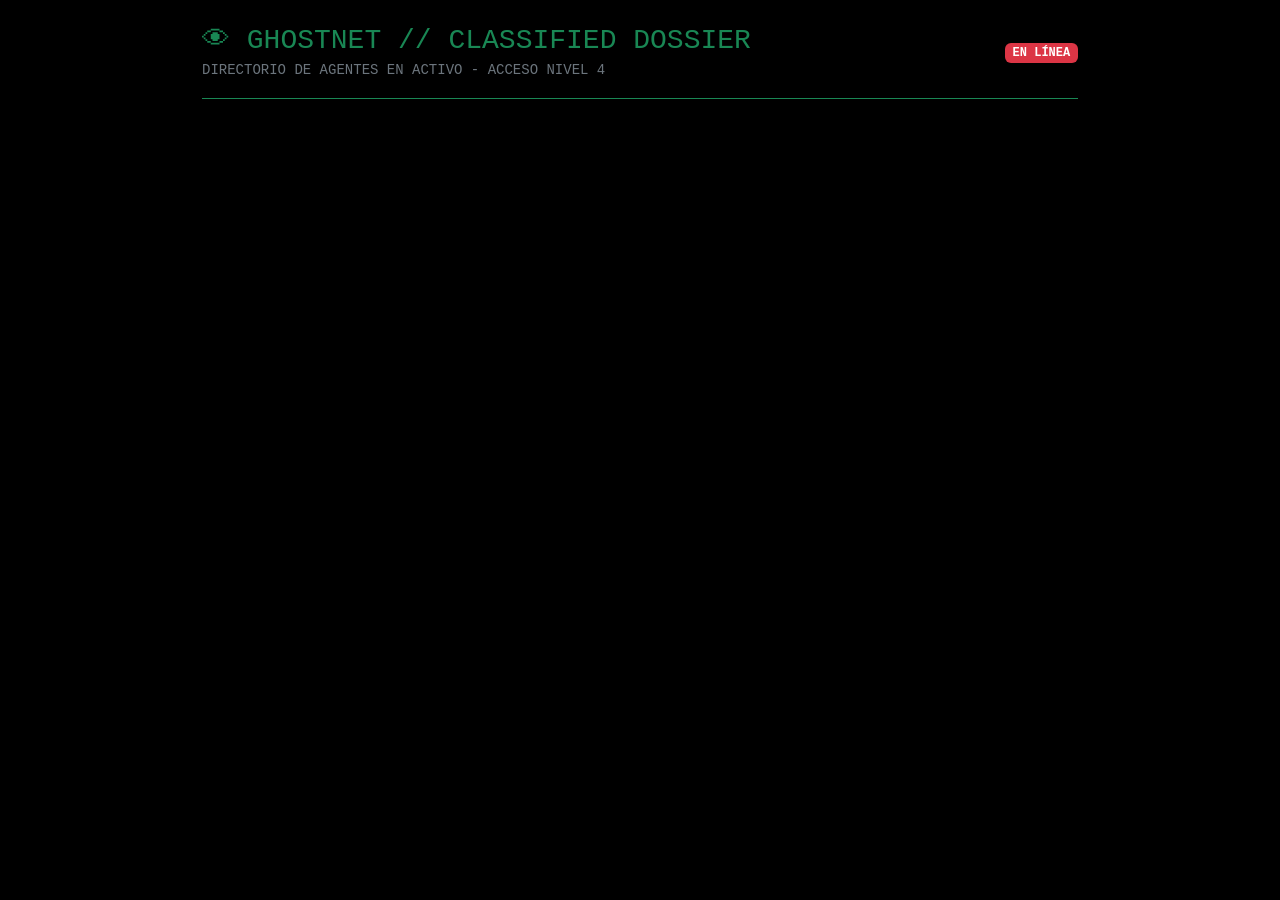
<file: index.html>
<!DOCTYPE html>
<html lang="es" data-bs-theme="dark">

<head>
    <meta charset="UTF-8">
    <meta name="viewport" content="width=device-width, initial-scale=1.0">
    <title>GhostNet · Intelligence Terminal</title>
    <!-- Bootstrap 5.3.8 CDN -->
    <link rel="stylesheet" href="https://cdn.jsdelivr.net/npm/bootstrap@5.3.8/dist/css/bootstrap.min.css">
</head>

<body class="bg-black text-light font-monospace py-4">
    <div class="container" style="max-width: 900px;">
        <header class="border-bottom border-success pb-3 mb-4 d-flex
justify-content-between align-items-center">
            <div>
                <h1 class="h3 text-success mb-0">👁
                    GHOSTNET // CLASSIFIED DOSSIER</h1>
                <small class="text-secondary">
                    DIRECTORIO DE AGENTES EN ACTIVO - ACCESO NIVEL 4
                </small>
            </div>
            <span class="badge bg-danger">EN LÍNEA</span>
        </header>
        <main id="app-root">
            <!-- El contenido dinámico se inyectará aquí -->
        </main>
    </div>
    <script src="js/script.js"></script>
</body>

</html>
</file>
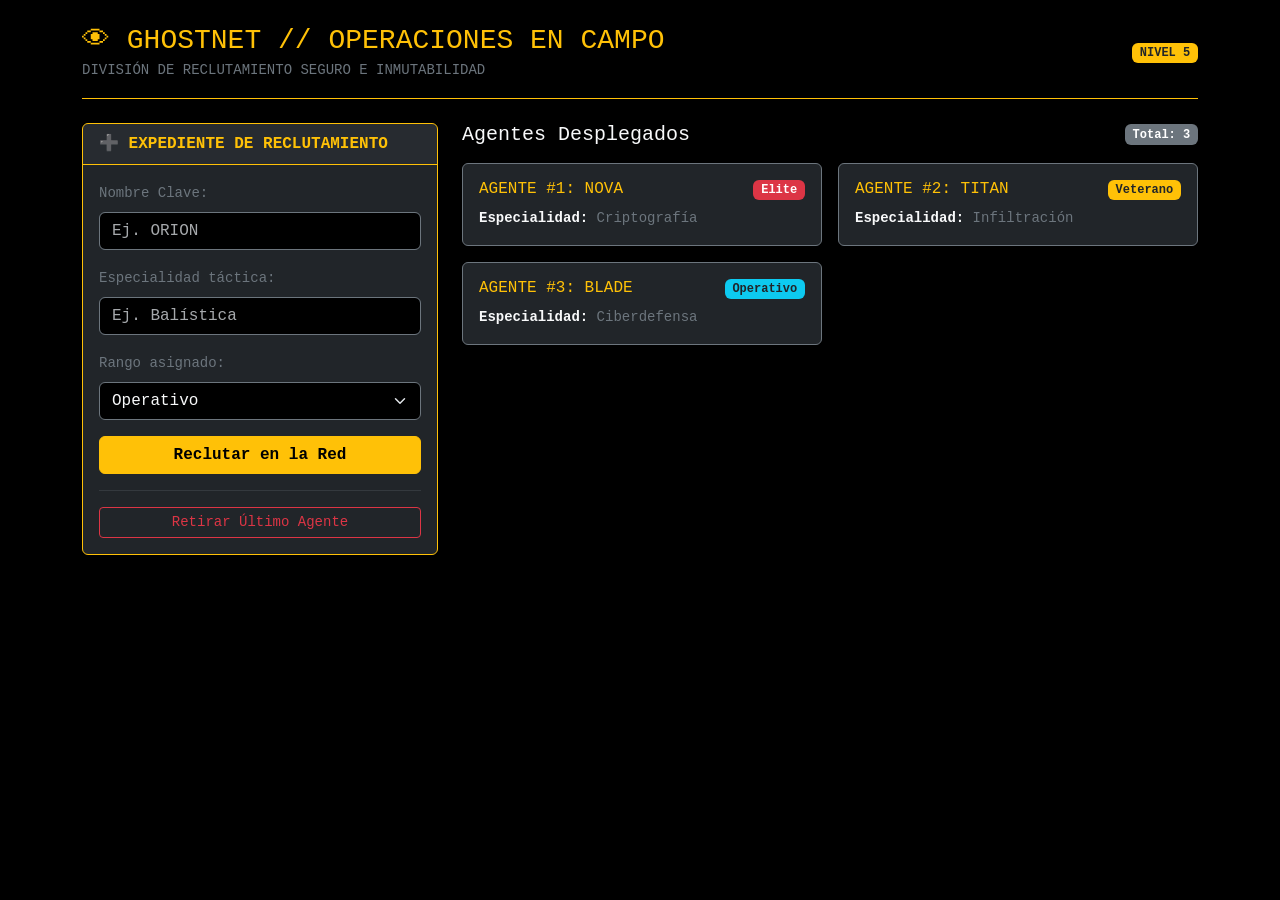
<file: ghost-net-fase2.html>
<!DOCTYPE html>
<html lang="es" data-bs-theme="dark">
<head>
<meta charset="UTF-8">
<meta name="viewport" content="width=device-width, initial-scale=1.0">
<title>GhostNet v2 · Division de Reclutamiento</title>
<!-- Bootstrap 5.3 CDN -->
<link rel="stylesheet"
href="https://cdn.jsdelivr.net/npm/bootstrap@5.3.8/dist/css/bootstrap.min.css">
<!-- mi css -->
<link rel="stylesheet" href="css/ghost-net-fase2.css">
</head>
<body class="bg-black text-light font-monospace py-4">
<div class="container  c-max-width">
<header class="border-bottom border-warning pb-3 mb-4 d-flex
justify-content-between align-items-center">
<div>
<h1 class="h3 text-warning mb-0">👁
 GHOSTNET // OPERACIONES EN CAMPO</h1>
<small class="text-secondary">
DIVISIÓN DE RECLUTAMIENTO SEGURO E INMUTABILIDAD
</small>
</div>
<span class="badge bg-warning text-dark">NIVEL 5</span>
</header>
<main id="app-root">
<!-- Interfaz generada dinámicamente -->
</main>
</div>
<script src="js/ghost-net-fase2.js"></script>
</body>
</html>
</file>
<file: css/ghost-net-fase2.css>
.c-max-width{
    max-width:  950;
}
</file>
